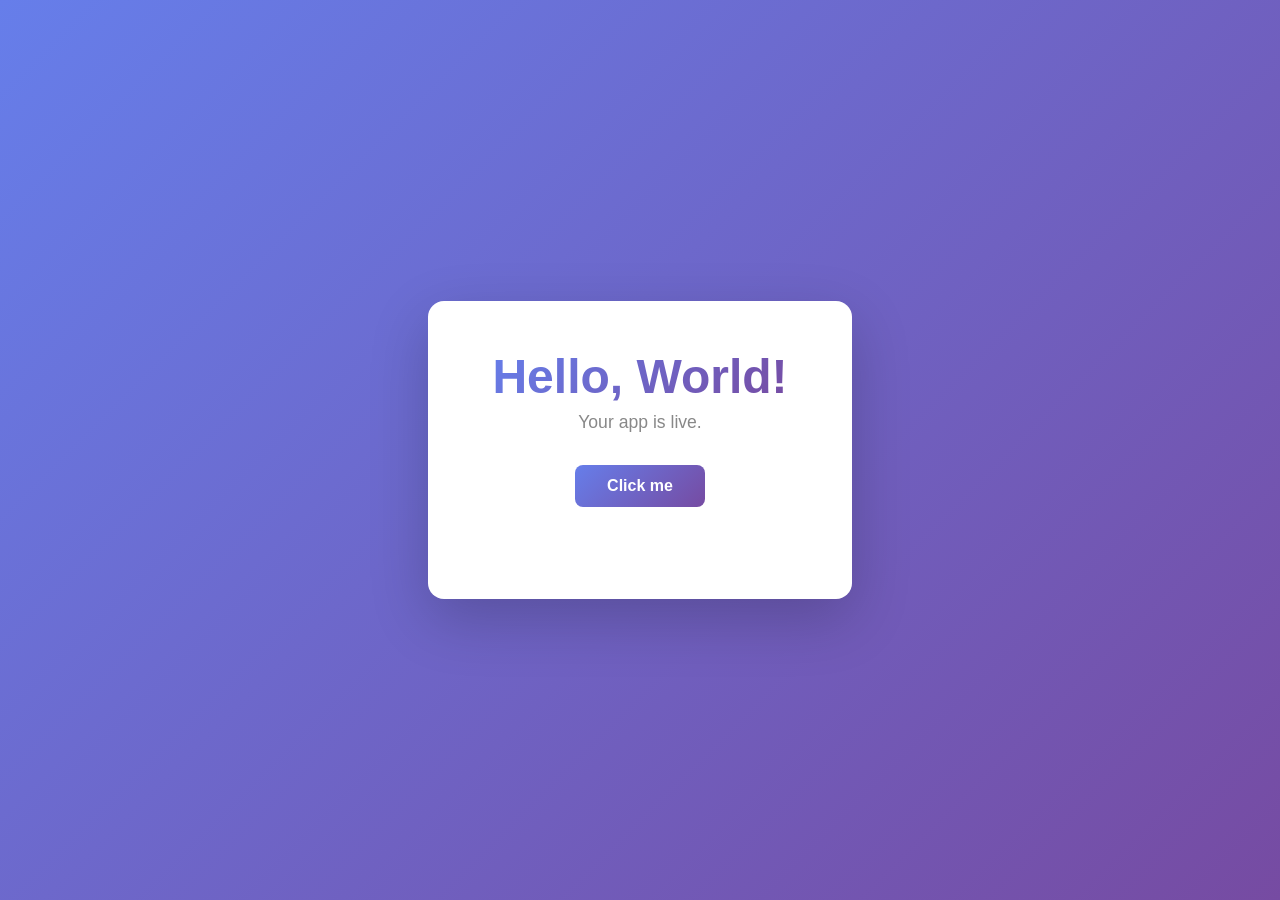
<file: public/index.html>
<!DOCTYPE html>
<html lang="en">
<head>
  <meta charset="UTF-8" />
  <meta name="viewport" content="width=device-width, initial-scale=1.0" />
  <title>Hello World</title>
  <link rel="stylesheet" href="styles.css" />
</head>
<body>
  <div id="app">
    <div class="card">
      <h1>Hello, World!</h1>
      <p class="subtitle">Your app is live.</p>
      <button id="btn">Click me</button>
      <p id="counter" class="counter"></p>
    </div>
  </div>
  <script src="script.js"></script>
</body>
</html>
</file>
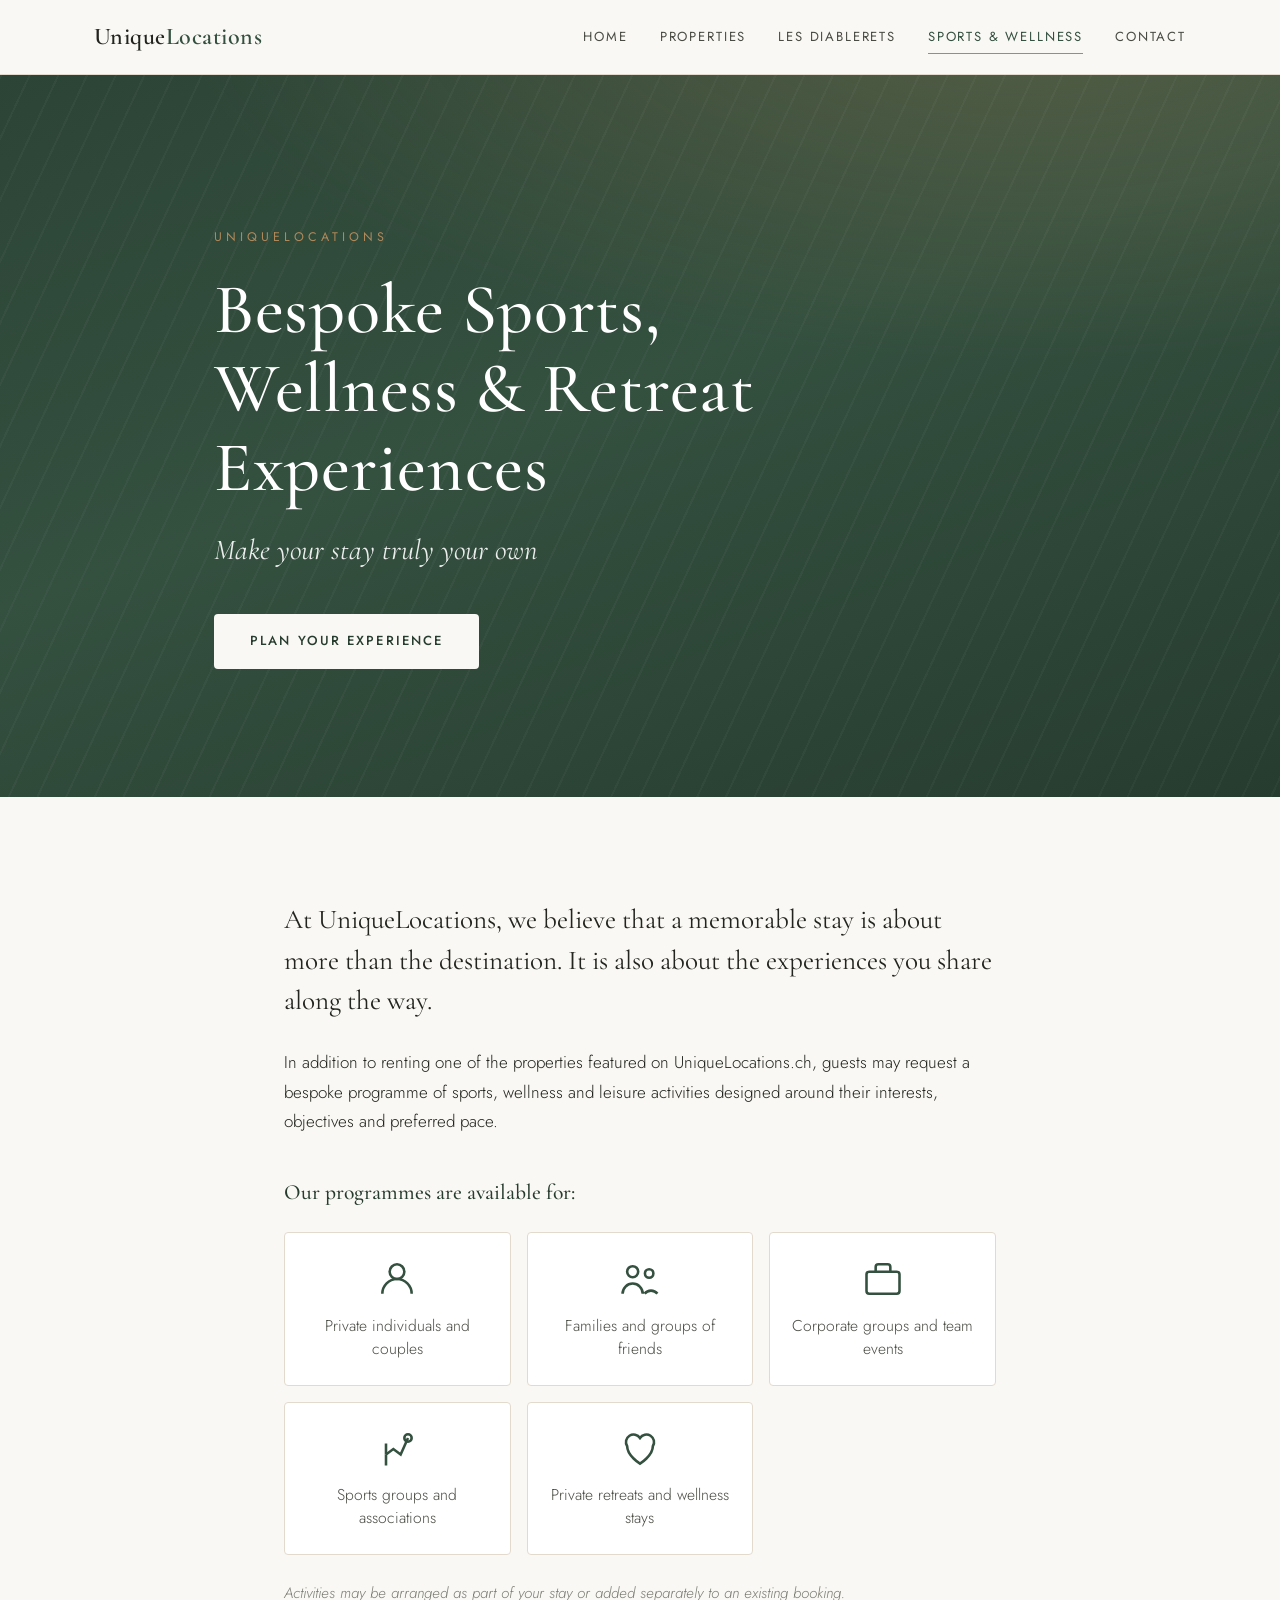
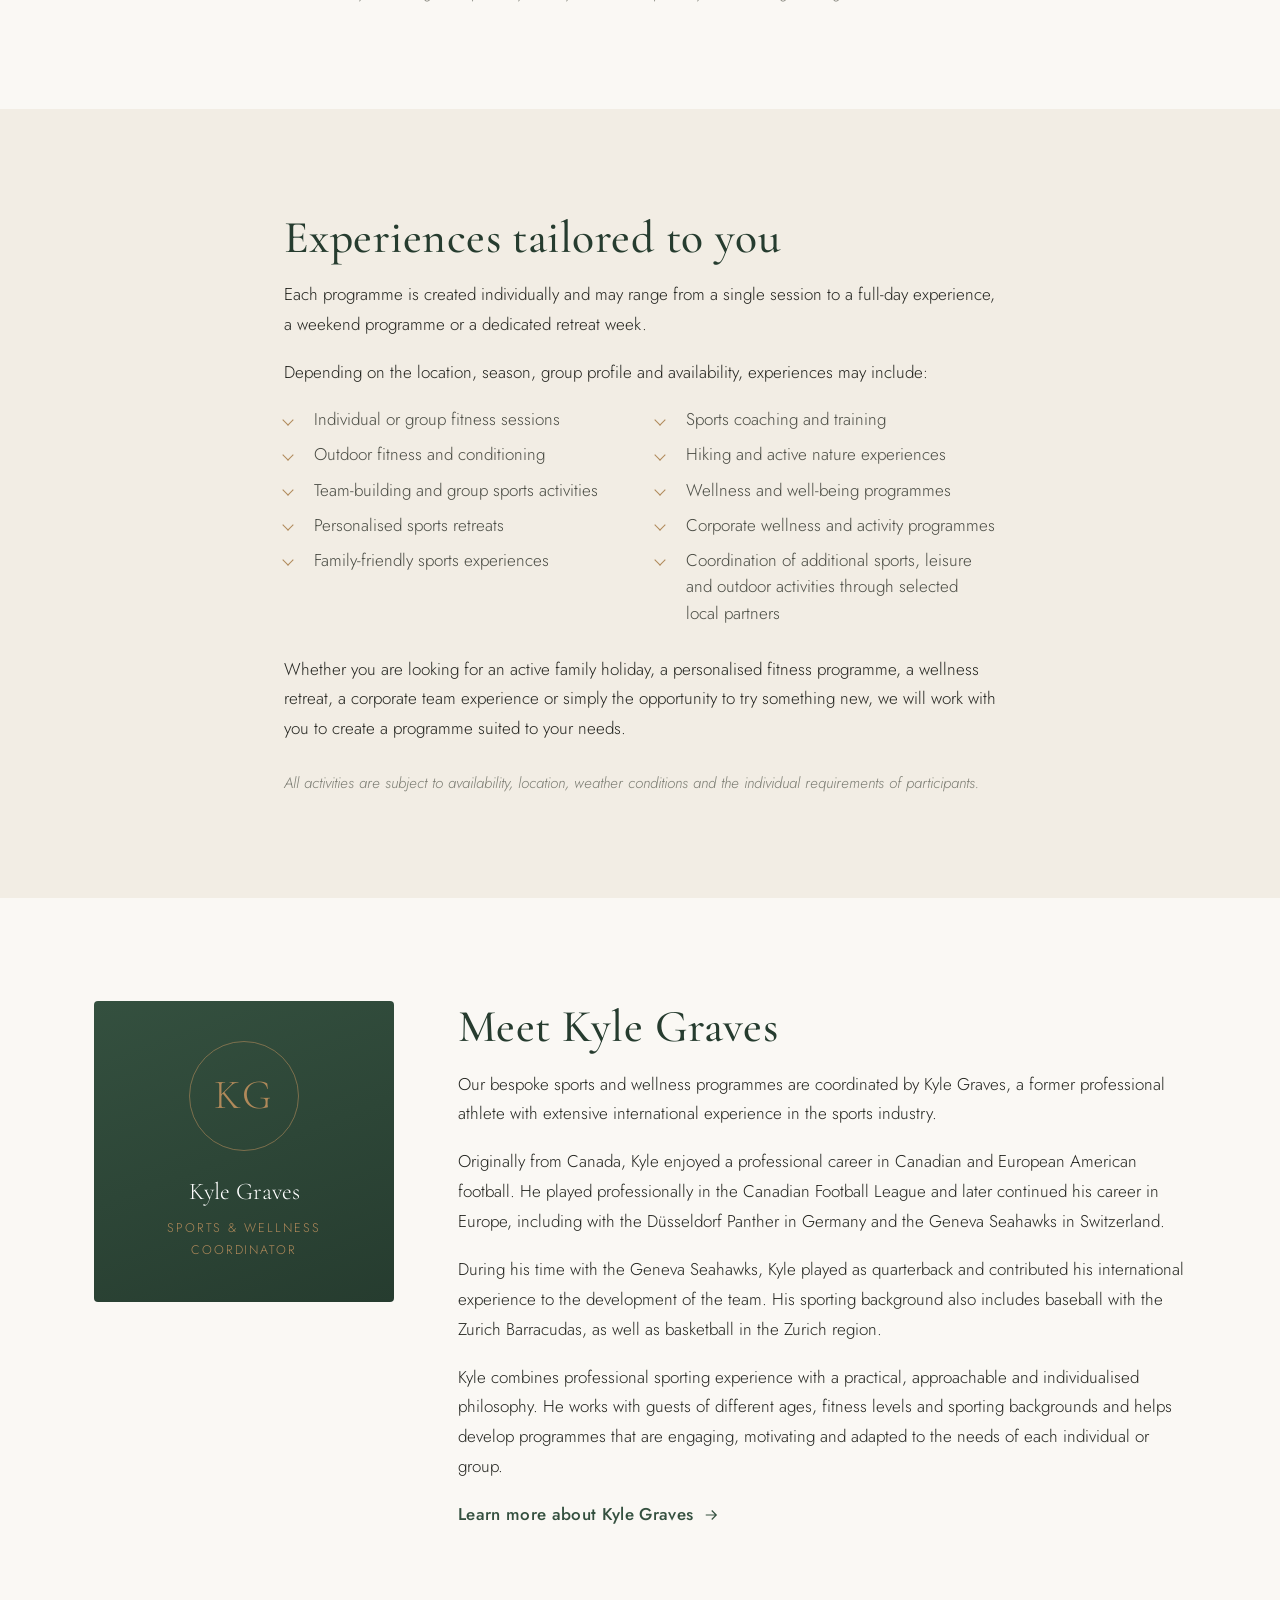
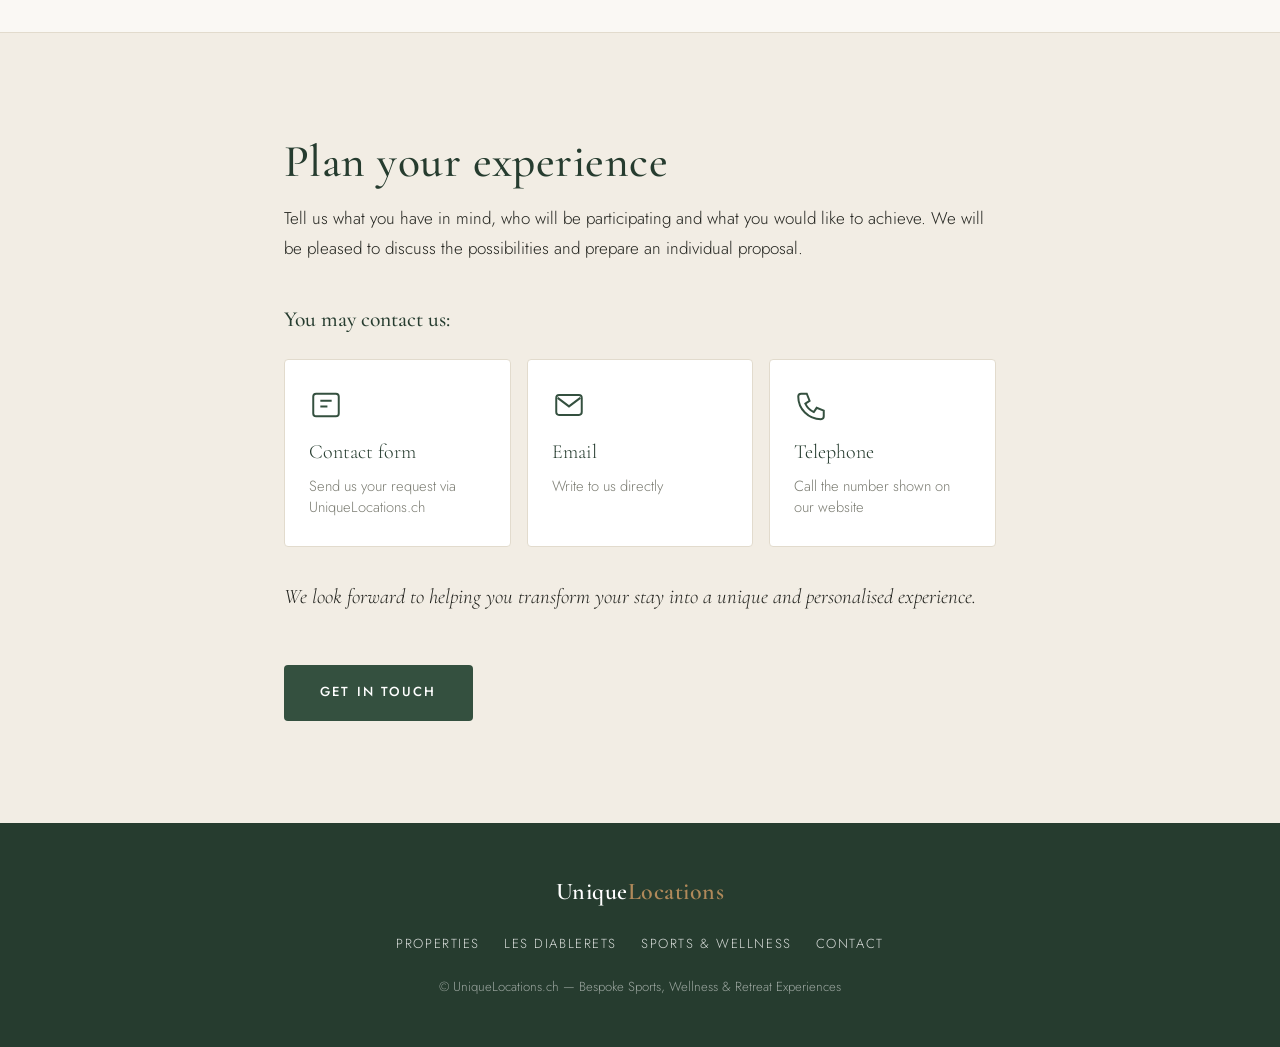
<file: public/bespoke-sports-wellness.html>
<!DOCTYPE html>
<html lang="en">
<head>
  <meta charset="UTF-8" />
  <meta name="viewport" content="width=device-width, initial-scale=1.0" />
  <title>Bespoke Sports, Wellness &amp; Retreat Experiences | UniqueLocations</title>
  <meta name="description" content="Bespoke sports, wellness and retreat experiences from UniqueLocations. Tailored fitness, coaching, hiking, team-building and wellness programmes for your stay in Switzerland, coordinated by former professional athlete Kyle Graves." />

  <!-- Open Graph -->
  <meta property="og:title" content="Bespoke Sports, Wellness & Retreat Experiences | UniqueLocations" />
  <meta property="og:description" content="Make your stay truly your own — tailored sports, wellness and retreat programmes designed around your interests, objectives and pace." />
  <meta property="og:type" content="website" />
  <meta property="og:url" content="https://uniquelocations.ch/sports-wellness" />

  <link rel="preconnect" href="https://fonts.googleapis.com" />
  <link rel="preconnect" href="https://fonts.gstatic.com" crossorigin />
  <link href="https://fonts.googleapis.com/css2?family=Cormorant+Garamond:ital,wght@0,400;0,500;0,600;1,400&family=Jost:wght@300;400;500;600&display=swap" rel="stylesheet" />
  <link rel="stylesheet" href="bespoke-sports-wellness.css" />
</head>
<body>
  <!-- ============================================================
       HEADER / NAVIGATION
       NOTE: This nav is a template that mirrors your site structure,
       with the new page ("Sports & Wellness") placed between
       "Les Diablerets" and "Contact". Adjust the links/labels to
       match your live menu.
       ============================================================ -->
  <header class="site-header" id="top">
    <div class="container header-inner">
      <a class="brand" href="/">Unique<span>Locations</span></a>
      <nav class="site-nav" aria-label="Primary">
        <a href="/">Home</a>
        <a href="/properties">Properties</a>
        <a href="/les-diablerets">Les Diablerets</a>
        <a href="/sports-wellness" aria-current="page">Sports &amp; Wellness</a>
        <a href="/contact">Contact</a>
      </nav>
      <button class="nav-toggle" aria-label="Toggle menu" aria-expanded="false">
        <span></span><span></span><span></span>
      </button>
    </div>
  </header>

  <!-- ============================================================
       HERO
       ============================================================ -->
  <section class="hero">
    <div class="hero-overlay"></div>
    <div class="container hero-inner">
      <p class="eyebrow reveal">UniqueLocations</p>
      <h1 class="reveal">Bespoke Sports, Wellness &amp; Retreat Experiences</h1>
      <p class="hero-sub reveal">Make your stay truly your own</p>
      <a class="btn btn-light reveal" href="#plan">Plan your experience</a>
    </div>
  </section>

  <main>
    <!-- ============================================================
         INTRO
         ============================================================ -->
    <section class="section intro">
      <div class="container narrow">
        <p class="lead reveal">
          At UniqueLocations, we believe that a memorable stay is about more than the
          destination. It is also about the experiences you share along the way.
        </p>
        <p class="reveal">
          In addition to renting one of the properties featured on UniqueLocations.ch,
          guests may request a bespoke programme of sports, wellness and leisure
          activities designed around their interests, objectives and preferred pace.
        </p>

        <p class="subheading reveal">Our programmes are available for:</p>
        <div class="audience-grid">
          <div class="audience-card reveal">
            <span class="audience-icon" aria-hidden="true">
              <svg viewBox="0 0 24 24" fill="none" stroke="currentColor" stroke-width="1.4"><path d="M12 12a4 4 0 100-8 4 4 0 000 8z"/><path d="M4 20a8 8 0 0116 0"/></svg>
            </span>
            <p>Private individuals and couples</p>
          </div>
          <div class="audience-card reveal">
            <span class="audience-icon" aria-hidden="true">
              <svg viewBox="0 0 24 24" fill="none" stroke="currentColor" stroke-width="1.4"><circle cx="8" cy="8" r="3"/><circle cx="17" cy="9" r="2.3"/><path d="M2.5 20a5.5 5.5 0 0111 0"/><path d="M14.5 20a4.5 4.5 0 017 0"/></svg>
            </span>
            <p>Families and groups of friends</p>
          </div>
          <div class="audience-card reveal">
            <span class="audience-icon" aria-hidden="true">
              <svg viewBox="0 0 24 24" fill="none" stroke="currentColor" stroke-width="1.4"><rect x="3" y="8" width="18" height="12" rx="1.5"/><path d="M8 8V5.5A1.5 1.5 0 019.5 4h5A1.5 1.5 0 0116 5.5V8"/></svg>
            </span>
            <p>Corporate groups and team events</p>
          </div>
          <div class="audience-card reveal">
            <span class="audience-icon" aria-hidden="true">
              <svg viewBox="0 0 24 24" fill="none" stroke="currentColor" stroke-width="1.4"><path d="M6 21v-6m0 0l4-3 4 3 4-9"/><circle cx="18" cy="6" r="2"/><path d="M6 15V9"/></svg>
            </span>
            <p>Sports groups and associations</p>
          </div>
          <div class="audience-card reveal">
            <span class="audience-icon" aria-hidden="true">
              <svg viewBox="0 0 24 24" fill="none" stroke="currentColor" stroke-width="1.4"><path d="M12 20s-7-4.35-7-9.5A3.5 3.5 0 0112 6a3.5 3.5 0 017 4.5C19 15.65 12 20 12 20z"/></svg>
            </span>
            <p>Private retreats and wellness stays</p>
          </div>
        </div>

        <p class="note reveal">
          Activities may be arranged as part of your stay or added separately to an
          existing booking.
        </p>
      </div>
    </section>

    <!-- ============================================================
         EXPERIENCES TAILORED TO YOU
         ============================================================ -->
    <section class="section tinted">
      <div class="container narrow">
        <h2 class="reveal">Experiences tailored to you</h2>
        <p class="reveal">
          Each programme is created individually and may range from a single session
          to a full-day experience, a weekend programme or a dedicated retreat week.
        </p>
        <p class="reveal">
          Depending on the location, season, group profile and availability,
          experiences may include:
        </p>

        <ul class="activities reveal">
          <li>Individual or group fitness sessions</li>
          <li>Sports coaching and training</li>
          <li>Outdoor fitness and conditioning</li>
          <li>Hiking and active nature experiences</li>
          <li>Team-building and group sports activities</li>
          <li>Wellness and well-being programmes</li>
          <li>Personalised sports retreats</li>
          <li>Corporate wellness and activity programmes</li>
          <li>Family-friendly sports experiences</li>
          <li>Coordination of additional sports, leisure and outdoor activities through selected local partners</li>
        </ul>

        <p class="reveal">
          Whether you are looking for an active family holiday, a personalised fitness
          programme, a wellness retreat, a corporate team experience or simply the
          opportunity to try something new, we will work with you to create a programme
          suited to your needs.
        </p>
        <p class="note reveal">
          All activities are subject to availability, location, weather conditions and
          the individual requirements of participants.
        </p>
      </div>
    </section>

    <!-- ============================================================
         MEET KYLE GRAVES
         ============================================================ -->
    <section class="section">
      <div class="container">
        <div class="bio">
          <div class="bio-figure reveal" aria-hidden="true">
            <div class="bio-monogram">KG</div>
            <p class="bio-caption">Kyle Graves</p>
            <p class="bio-role">Sports &amp; Wellness Coordinator</p>
          </div>
          <div class="bio-body">
            <h2 class="reveal">Meet Kyle Graves</h2>
            <p class="reveal">
              Our bespoke sports and wellness programmes are coordinated by
              Kyle Graves, a former professional athlete with extensive international
              experience in the sports industry.
            </p>
            <p class="reveal">
              Originally from Canada, Kyle enjoyed a professional career in Canadian
              and European American football. He played professionally in the Canadian
              Football League and later continued his career in Europe, including with
              the Düsseldorf Panther in Germany and the Geneva Seahawks in Switzerland.
            </p>
            <p class="reveal">
              During his time with the Geneva Seahawks, Kyle played as quarterback and
              contributed his international experience to the development of the team.
              His sporting background also includes baseball with the Zurich Barracudas,
              as well as basketball in the Zurich region.
            </p>
            <p class="reveal">
              Kyle combines professional sporting experience with a practical,
              approachable and individualised philosophy. He works with guests of
              different ages, fitness levels and sporting backgrounds and helps develop
              programmes that are engaging, motivating and adapted to the needs of each
              individual or group.
            </p>
            <p class="reveal">
              <a class="link-arrow" href="https://en.wikipedia.org/wiki/Kyle_Graves" target="_blank" rel="noopener">
                Learn more about Kyle Graves
                <svg viewBox="0 0 24 24" fill="none" stroke="currentColor" stroke-width="1.6" aria-hidden="true"><path d="M5 12h14M13 6l6 6-6 6"/></svg>
              </a>
            </p>
          </div>
        </div>
      </div>
    </section>

    <!-- ============================================================
         PLAN YOUR EXPERIENCE (CTA)
         ============================================================ -->
    <section class="section plan" id="plan">
      <div class="container narrow">
        <h2 class="reveal">Plan your experience</h2>
        <p class="reveal">
          Tell us what you have in mind, who will be participating and what you would
          like to achieve. We will be pleased to discuss the possibilities and prepare
          an individual proposal.
        </p>
        <p class="subheading reveal">You may contact us:</p>

        <div class="contact-methods">
          <!-- Update the href values below with your live contact form, email and phone number. -->
          <a class="contact-card reveal" href="/contact">
            <span class="contact-icon" aria-hidden="true">
              <svg viewBox="0 0 24 24" fill="none" stroke="currentColor" stroke-width="1.4"><rect x="3" y="4" width="18" height="16" rx="2"/><path d="M8 9h8M8 13h5"/></svg>
            </span>
            <span class="contact-label">Contact form</span>
            <span class="contact-detail">Send us your request via UniqueLocations.ch</span>
          </a>
          <a class="contact-card reveal" href="mailto:info@uniquelocations.ch">
            <span class="contact-icon" aria-hidden="true">
              <svg viewBox="0 0 24 24" fill="none" stroke="currentColor" stroke-width="1.4"><rect x="3" y="5" width="18" height="14" rx="2"/><path d="M4 7l8 6 8-6"/></svg>
            </span>
            <span class="contact-label">Email</span>
            <span class="contact-detail">Write to us directly</span>
          </a>
          <a class="contact-card reveal" href="tel:">
            <span class="contact-icon" aria-hidden="true">
              <svg viewBox="0 0 24 24" fill="none" stroke="currentColor" stroke-width="1.4"><path d="M5 4h4l2 5-3 2a12 12 0 006 6l2-3 5 2v4a2 2 0 01-2 2A16 16 0 013 6a2 2 0 012-2z"/></svg>
            </span>
            <span class="contact-label">Telephone</span>
            <span class="contact-detail">Call the number shown on our website</span>
          </a>
        </div>

        <p class="closing reveal">
          We look forward to helping you transform your stay into a unique and
          personalised experience.
        </p>
        <a class="btn btn-dark reveal" href="/contact">Get in touch</a>
      </div>
    </section>
  </main>

  <!-- ============================================================
       FOOTER
       ============================================================ -->
  <footer class="site-footer">
    <div class="container footer-inner">
      <a class="brand" href="/">Unique<span>Locations</span></a>
      <nav class="footer-nav" aria-label="Footer">
        <a href="/properties">Properties</a>
        <a href="/les-diablerets">Les Diablerets</a>
        <a href="/sports-wellness">Sports &amp; Wellness</a>
        <a href="/contact">Contact</a>
      </nav>
      <p class="copyright">© UniqueLocations.ch — Bespoke Sports, Wellness &amp; Retreat Experiences</p>
    </div>
  </footer>

  <script>
    // Mobile nav toggle
    (function () {
      var toggle = document.querySelector('.nav-toggle');
      var nav = document.querySelector('.site-nav');
      if (toggle && nav) {
        toggle.addEventListener('click', function () {
          var open = nav.classList.toggle('open');
          toggle.setAttribute('aria-expanded', open ? 'true' : 'false');
        });
      }
    })();

    // Scroll-reveal (progressive enhancement)
    (function () {
      var items = document.querySelectorAll('.reveal');
      if (!('IntersectionObserver' in window)) {
        items.forEach(function (el) { el.classList.add('is-visible'); });
        return;
      }
      var io = new IntersectionObserver(function (entries) {
        entries.forEach(function (entry) {
          if (entry.isIntersecting) {
            entry.target.classList.add('is-visible');
            io.unobserve(entry.target);
          }
        });
      }, { threshold: 0.12 });
      items.forEach(function (el) { io.observe(el); });
    })();
  </script>
</body>
</html>
</file>
<file: public/styles.css>
*, *::before, *::after { box-sizing: border-box; margin: 0; padding: 0; }

body {
  min-height: 100vh;
  display: flex;
  align-items: center;
  justify-content: center;
  background: linear-gradient(135deg, #667eea 0%, #764ba2 100%);
  font-family: -apple-system, BlinkMacSystemFont, 'Segoe UI', sans-serif;
}

.card {
  background: white;
  border-radius: 16px;
  padding: 3rem 4rem;
  text-align: center;
  box-shadow: 0 20px 60px rgba(0,0,0,0.2);
}

h1 {
  font-size: 3rem;
  font-weight: 800;
  background: linear-gradient(135deg, #667eea, #764ba2);
  -webkit-background-clip: text;
  -webkit-text-fill-color: transparent;
  background-clip: text;
  margin-bottom: 0.5rem;
}

.subtitle {
  color: #888;
  font-size: 1.1rem;
  margin-bottom: 2rem;
}

button {
  background: linear-gradient(135deg, #667eea, #764ba2);
  color: white;
  border: none;
  padding: 0.75rem 2rem;
  font-size: 1rem;
  font-weight: 600;
  border-radius: 8px;
  cursor: pointer;
  transition: transform 0.1s, box-shadow 0.1s;
}

button:hover { transform: translateY(-2px); box-shadow: 0 6px 20px rgba(102,126,234,0.4); }
button:active { transform: translateY(0); }

.counter {
  margin-top: 1.25rem;
  font-size: 1rem;
  color: #555;
  min-height: 1.5em;
}
</file>
<file: public/bespoke-sports-wellness.css>
/* ============================================================
   Bespoke Sports, Wellness & Retreat Experiences
   UniqueLocations — page stylesheet
   ============================================================ */

:root {
  --ivory: #faf8f4;
  --ivory-2: #f2ede4;
  --ink: #23241f;
  --ink-soft: #4a4c44;
  --muted: #7c7d73;
  --forest: #34503f;
  --forest-dark: #263c2f;
  --gold: #b0895a;
  --line: #e2dbcd;
  --white: #ffffff;

  --serif: 'Cormorant Garamond', Georgia, 'Times New Roman', serif;
  --sans: 'Jost', -apple-system, BlinkMacSystemFont, 'Segoe UI', Helvetica, Arial, sans-serif;

  --maxw: 1140px;
  --radius: 4px;
}

* , *::before, *::after { box-sizing: border-box; margin: 0; padding: 0; }

html { scroll-behavior: smooth; }

body {
  background: var(--ivory);
  color: var(--ink);
  font-family: var(--sans);
  font-weight: 300;
  font-size: 1.0625rem;
  line-height: 1.75;
  -webkit-font-smoothing: antialiased;
}

.container { width: 100%; max-width: var(--maxw); margin: 0 auto; padding: 0 1.5rem; }
.narrow { max-width: 760px; }

h1, h2, h3 { font-family: var(--serif); font-weight: 500; line-height: 1.12; letter-spacing: 0.01em; }
h2 {
  font-size: clamp(1.9rem, 4vw, 2.85rem);
  color: var(--forest-dark);
  margin-bottom: 1.1rem;
}

p { margin-bottom: 1.15rem; }
p:last-child { margin-bottom: 0; }

a { color: var(--forest); text-decoration: none; transition: color .2s ease; }
a:hover { color: var(--gold); }

/* ---------- Header ---------- */
.site-header {
  position: sticky; top: 0; z-index: 50;
  background: rgba(250, 248, 244, 0.9);
  backdrop-filter: saturate(180%) blur(10px);
  border-bottom: 1px solid var(--line);
}
.header-inner { display: flex; align-items: center; justify-content: space-between; min-height: 74px; }

.brand {
  font-family: var(--serif);
  font-size: 1.5rem; font-weight: 600; letter-spacing: .02em;
  color: var(--ink);
}
.brand span { color: var(--forest); }
.brand:hover { color: var(--ink); }

.site-nav { display: flex; gap: 2rem; }
.site-nav a {
  font-size: .82rem; text-transform: uppercase; letter-spacing: .14em;
  font-weight: 400; color: var(--ink-soft); position: relative; padding: .25rem 0;
}
.site-nav a::after {
  content: ""; position: absolute; left: 0; bottom: -2px; height: 1px; width: 0;
  background: var(--gold); transition: width .25s ease;
}
.site-nav a:hover { color: var(--forest); }
.site-nav a:hover::after,
.site-nav a[aria-current="page"]::after { width: 100%; }
.site-nav a[aria-current="page"] { color: var(--forest); }

.nav-toggle { display: none; flex-direction: column; gap: 5px; background: none; border: 0; cursor: pointer; padding: 8px; }
.nav-toggle span { width: 24px; height: 2px; background: var(--ink); display: block; transition: .2s; }

/* ---------- Hero ---------- */
.hero {
  position: relative; overflow: hidden;
  background:
    radial-gradient(120% 90% at 80% -10%, rgba(176,137,90,.28), transparent 55%),
    linear-gradient(160deg, #2c4436 0%, #34503f 45%, #263c2f 100%);
  color: var(--ivory);
}
.hero-overlay {
  position: absolute; inset: 0;
  background:
    repeating-linear-gradient(115deg, rgba(255,255,255,.03) 0 2px, transparent 2px 26px);
  pointer-events: none;
}
.hero-inner { position: relative; padding: clamp(5rem, 13vw, 9.5rem) 1.5rem clamp(4.5rem, 11vw, 8rem); max-width: 900px; }
.eyebrow {
  text-transform: uppercase; letter-spacing: .32em; font-size: .78rem;
  color: var(--gold); margin-bottom: 1.4rem; font-weight: 400;
}
.hero h1 {
  font-size: clamp(2.4rem, 6vw, 4.4rem); color: var(--white);
  margin-bottom: 1.1rem; max-width: 16ch;
}
.hero-sub {
  font-family: var(--serif); font-style: italic; font-weight: 400;
  font-size: clamp(1.25rem, 2.6vw, 1.8rem); color: rgba(255,255,255,.9);
  margin-bottom: 2.4rem;
}

/* ---------- Buttons ---------- */
.btn {
  display: inline-block; font-family: var(--sans); font-weight: 500;
  font-size: .82rem; text-transform: uppercase; letter-spacing: .16em;
  padding: .95rem 2.2rem; border-radius: var(--radius);
  transition: transform .15s ease, box-shadow .2s ease, background .2s ease, color .2s ease;
  border: 1px solid transparent;
}
.btn-light { background: var(--ivory); color: var(--forest-dark); }
.btn-light:hover { background: var(--white); color: var(--forest-dark); transform: translateY(-2px); box-shadow: 0 12px 28px rgba(0,0,0,.25); }
.btn-dark { background: var(--forest); color: var(--white); margin-top: 2rem; }
.btn-dark:hover { background: var(--forest-dark); color: var(--white); transform: translateY(-2px); box-shadow: 0 12px 28px rgba(38,60,47,.35); }

/* ---------- Sections ---------- */
.section { padding: clamp(3.5rem, 8vw, 6.5rem) 0; }
.section.tinted { background: var(--ivory-2); }
.section.plan { background: var(--ivory-2); border-top: 1px solid var(--line); }

.lead {
  font-family: var(--serif); font-size: clamp(1.35rem, 2.6vw, 1.7rem);
  line-height: 1.5; color: var(--ink); font-weight: 400; margin-bottom: 1.6rem;
}
.subheading {
  font-family: var(--serif); font-size: 1.35rem; color: var(--forest-dark);
  margin: 2.3rem 0 1.3rem; font-weight: 500;
}
.note { color: var(--muted); font-size: .95rem; font-style: italic; margin-top: 1.6rem; }

/* ---------- Audience grid ---------- */
.audience-grid {
  display: grid; grid-template-columns: repeat(auto-fit, minmax(180px, 1fr));
  gap: 1rem; margin-top: .5rem;
}
.audience-card {
  background: var(--white); border: 1px solid var(--line); border-radius: var(--radius);
  padding: 1.5rem 1.25rem; text-align: center; transition: transform .2s ease, box-shadow .2s ease, border-color .2s ease;
}
.audience-card:hover { transform: translateY(-3px); box-shadow: 0 14px 30px rgba(38,60,47,.09); border-color: var(--gold); }
.audience-icon { display: inline-flex; width: 44px; height: 44px; color: var(--forest); margin-bottom: .85rem; }
.audience-icon svg { width: 100%; height: 100%; }
.audience-card p { font-size: .98rem; margin: 0; color: var(--ink-soft); line-height: 1.45; }

/* ---------- Activities list ---------- */
.activities {
  list-style: none; display: grid; grid-template-columns: repeat(2, 1fr);
  gap: .55rem 2rem; margin: .5rem 0 1.8rem;
}
.activities li {
  position: relative; padding-left: 1.9rem; line-height: 1.55; color: var(--ink-soft);
}
.activities li::before {
  content: ""; position: absolute; left: 0; top: .55em;
  width: 8px; height: 8px; border-right: 1.5px solid var(--gold);
  border-bottom: 1.5px solid var(--gold); transform: rotate(45deg);
}

/* ---------- Bio ---------- */
.bio { display: grid; grid-template-columns: 300px 1fr; gap: clamp(2rem, 5vw, 4rem); align-items: start; }
.bio-figure {
  background: linear-gradient(160deg, #34503f, #263c2f); color: var(--ivory);
  border-radius: var(--radius); padding: 2.5rem 1.5rem; text-align: center;
  position: sticky; top: 100px;
}
.bio-monogram {
  width: 110px; height: 110px; margin: 0 auto 1.25rem; border-radius: 50%;
  border: 1px solid rgba(176,137,90,.6);
  display: flex; align-items: center; justify-content: center;
  font-family: var(--serif); font-size: 2.6rem; letter-spacing: .05em; color: var(--gold);
}
.bio-caption { font-family: var(--serif); font-size: 1.5rem; margin: 0; color: var(--white); }
.bio-role { font-size: .78rem; text-transform: uppercase; letter-spacing: .16em; color: var(--gold); margin: .35rem 0 0; }

.link-arrow { display: inline-flex; align-items: center; gap: .5rem; font-weight: 500; letter-spacing: .02em; }
.link-arrow svg { width: 18px; height: 18px; transition: transform .2s ease; }
.link-arrow:hover svg { transform: translateX(4px); }

/* ---------- Plan / contact ---------- */
.contact-methods {
  display: grid; grid-template-columns: repeat(auto-fit, minmax(210px, 1fr));
  gap: 1rem; margin: .5rem 0 2rem;
}
.contact-card {
  background: var(--white); border: 1px solid var(--line); border-radius: var(--radius);
  padding: 1.75rem 1.5rem; display: flex; flex-direction: column; gap: .4rem;
  transition: transform .2s ease, box-shadow .2s ease, border-color .2s ease;
}
.contact-card:hover { transform: translateY(-3px); box-shadow: 0 14px 30px rgba(38,60,47,.1); border-color: var(--gold); }
.contact-icon { width: 34px; height: 34px; color: var(--forest); margin-bottom: .4rem; }
.contact-icon svg { width: 100%; height: 100%; }
.contact-label { font-family: var(--serif); font-size: 1.25rem; color: var(--forest-dark); }
.contact-detail { font-size: .92rem; color: var(--muted); line-height: 1.4; }

.closing { font-family: var(--serif); font-style: italic; font-size: 1.3rem; color: var(--ink); }

/* ---------- Footer ---------- */
.site-footer { background: var(--forest-dark); color: rgba(255,255,255,.82); padding: 3rem 0; }
.footer-inner { display: flex; flex-direction: column; align-items: center; gap: 1.25rem; text-align: center; }
.site-footer .brand { color: var(--white); }
.site-footer .brand span { color: var(--gold); }
.footer-nav { display: flex; flex-wrap: wrap; justify-content: center; gap: 1.5rem; }
.footer-nav a { color: rgba(255,255,255,.82); font-size: .82rem; text-transform: uppercase; letter-spacing: .12em; }
.footer-nav a:hover { color: var(--gold); }
.copyright { font-size: .82rem; color: rgba(255,255,255,.55); margin: 0; }

/* ---------- Scroll reveal ---------- */
.reveal { opacity: 0; transform: translateY(18px); transition: opacity .7s ease, transform .7s ease; }
.reveal.is-visible { opacity: 1; transform: none; }
@media (prefers-reduced-motion: reduce) {
  .reveal { opacity: 1; transform: none; transition: none; }
  html { scroll-behavior: auto; }
}

/* ---------- Responsive ---------- */
@media (max-width: 820px) {
  .bio { grid-template-columns: 1fr; }
  .bio-figure { position: static; max-width: 320px; margin: 0 auto; }
}
@media (max-width: 680px) {
  .activities { grid-template-columns: 1fr; }
  .nav-toggle { display: flex; }
  .site-nav {
    position: absolute; top: 74px; left: 0; right: 0;
    flex-direction: column; gap: 0;
    background: var(--ivory); border-bottom: 1px solid var(--line);
    max-height: 0; overflow: hidden; transition: max-height .3s ease;
  }
  .site-nav.open { max-height: 340px; }
  .site-nav a { padding: 1rem 1.5rem; border-top: 1px solid var(--line); letter-spacing: .1em; }
  .site-nav a::after { display: none; }
}
</file>
